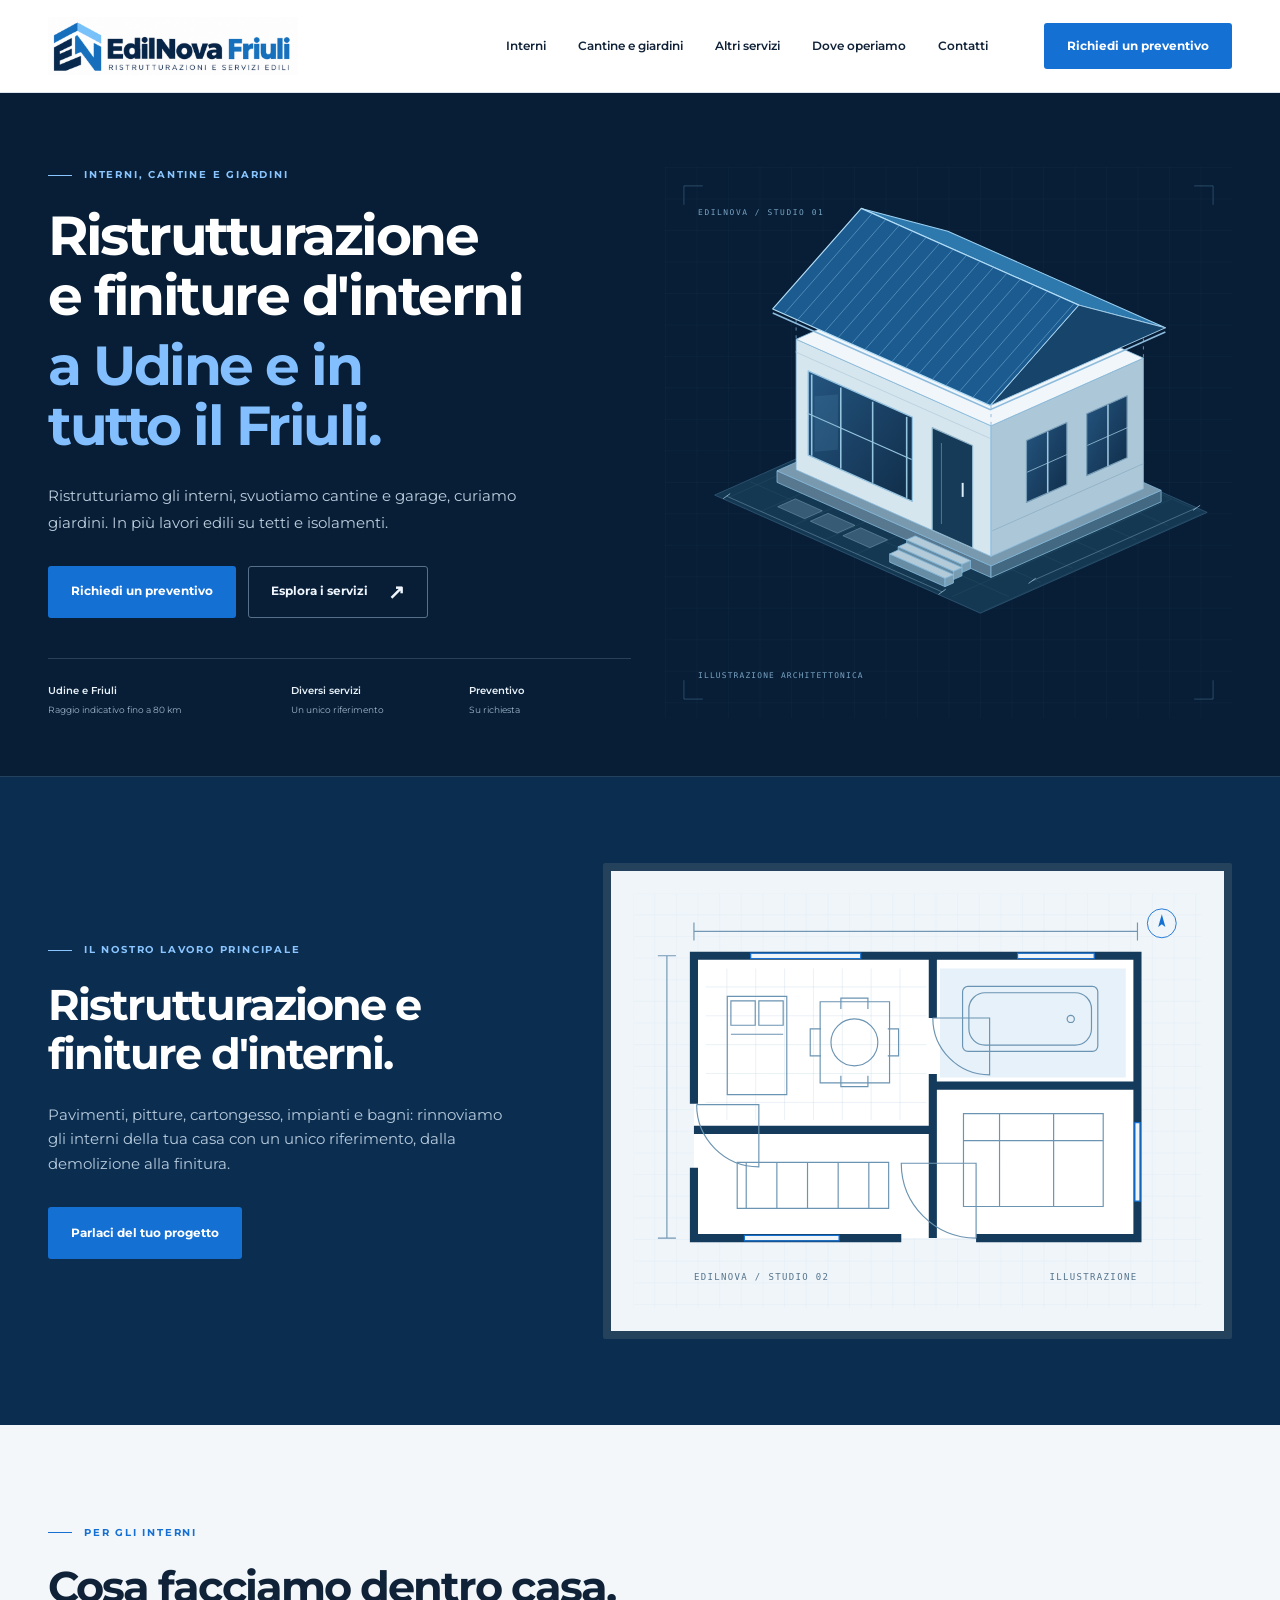
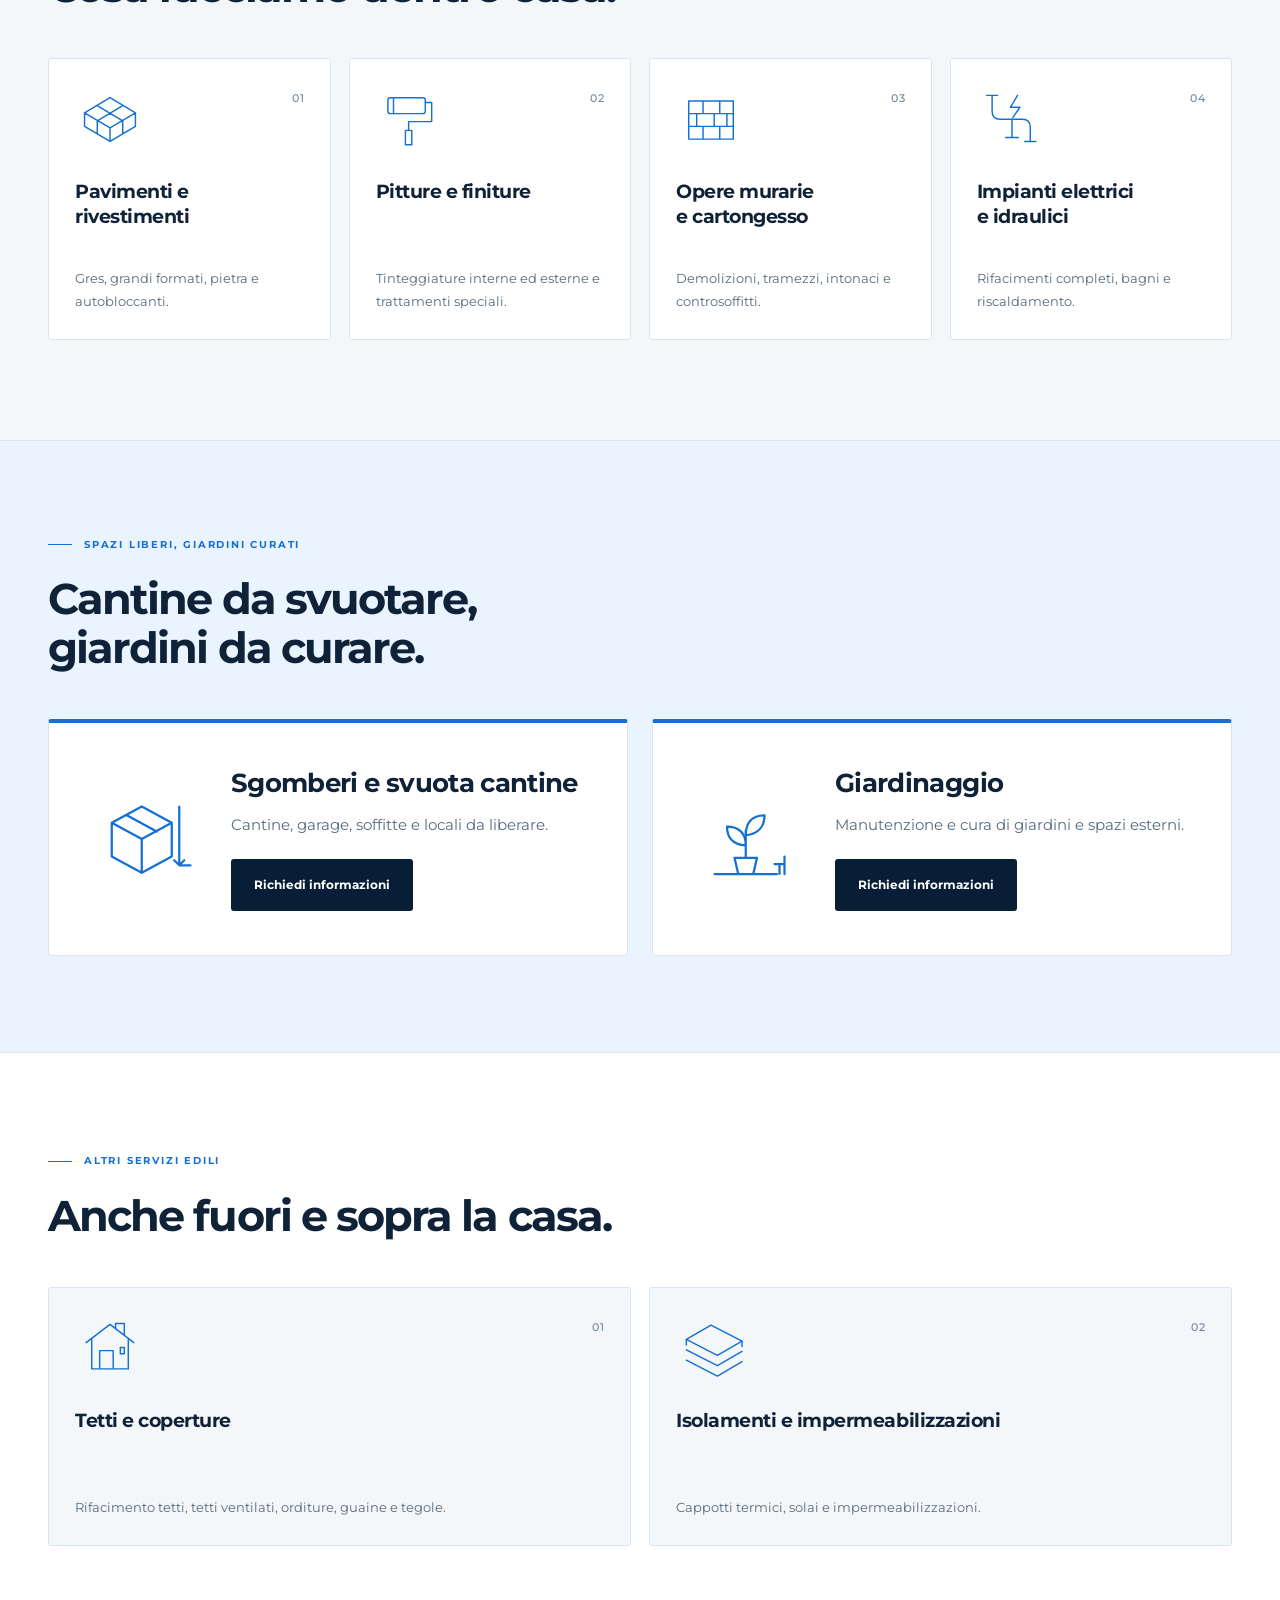
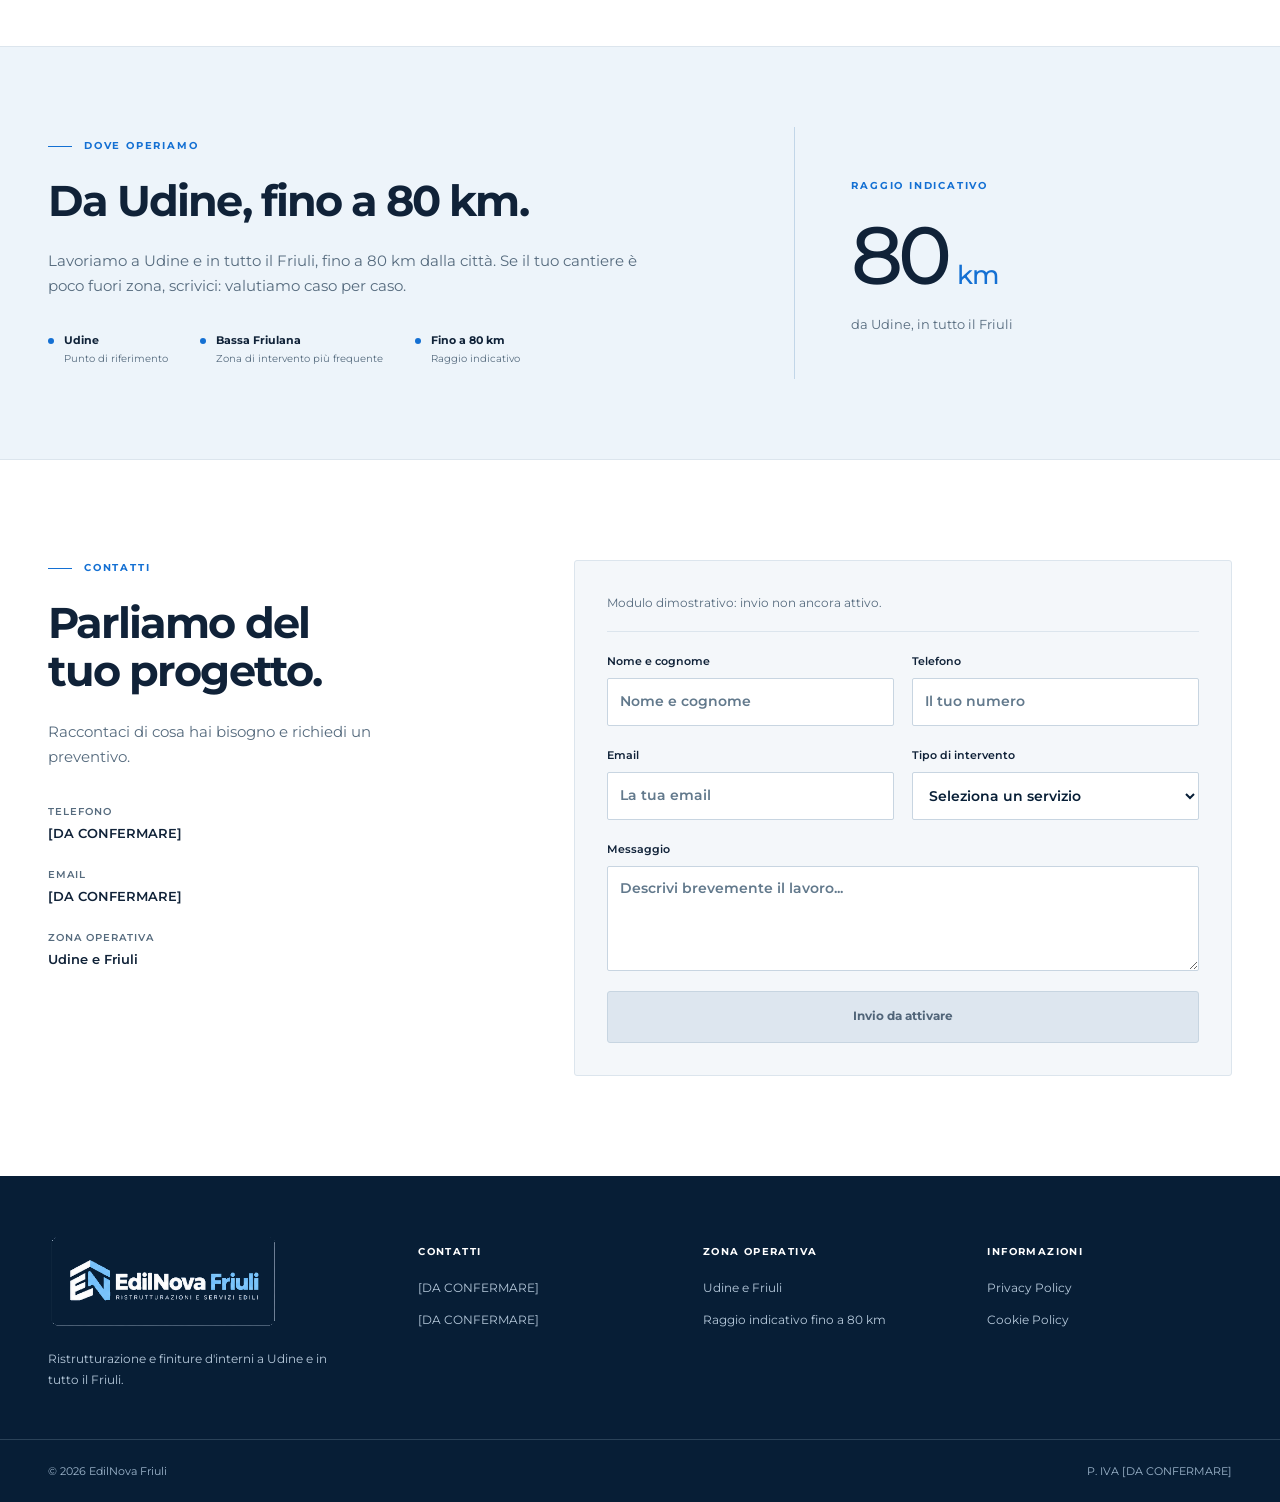
<file: index.html>
<!DOCTYPE html>
<html lang="it">
<head>
  <meta charset="UTF-8">
  <meta name="viewport" content="width=device-width, initial-scale=1.0">

  <title>EdilNova Friuli | Interni, svuota cantine e giardinaggio a Udine</title>

  <meta
    name="description"
    content="EdilNova Friuli - ristrutturazione e finiture d'interni a Udine e in tutto il Friuli. Anche lavori edili, sgomberi e giardinaggio."
  >

  <link rel="icon" href="assets/icons/favicon.svg" type="image/svg+xml">

  <meta property="og:type" content="website">
  <meta property="og:title" content="EdilNova Friuli | Ristrutturazione e finiture d'interni a Udine">
  <meta property="og:description" content="Ristrutturazione e finiture d'interni a Udine e in tutto il Friuli. Anche tetti, isolamenti, sgomberi e giardinaggio.">
  <meta property="og:image" content="assets/logo/logo-main.png">
  <meta name="twitter:card" content="summary_large_image">



  <link rel="preload" href="assets/fonts/montserrat-latin-variable.woff2" as="font" type="font/woff2" crossorigin>
  <link rel="stylesheet" href="css/style.css">
  <link rel="stylesheet" href="css/responsive.css">
</head>

<body>
<a class="skip-link" href="#top">Vai al contenuto</a>

<header class="site-header">

  <div class="container header-inner">

    <a class="brand" href="#top">
      <img src="assets/logo/logo-main.png" alt="EdilNova Friuli" width="780" height="180">
    </a>

    <nav class="desktop-nav" aria-label="Navigazione principale">
      <a href="#interni">Interni</a>
      <a href="#extra">Cantine e giardini</a>
      <a href="#altri-servizi">Altri servizi</a>
      <a href="#zona">Dove operiamo</a>
      <a href="#contatti">Contatti</a>
    </nav>

    <a href="#contatti" class="button button-header">
      Richiedi un preventivo
    </a>

    <button class="menu-toggle" type="button" aria-label="Apri menu" aria-expanded="false" aria-controls="mobile-menu">
      <span></span>
      <span></span>
      <span></span>
    </button>

  </div>

  <nav class="mobile-nav" id="mobile-menu" aria-label="Navigazione mobile" inert>
    <a href="#interni">Interni</a>
      <a href="#extra">Cantine e giardini</a>
      <a href="#altri-servizi">Altri servizi</a>
    <a href="#zona">Dove operiamo</a>
    <a href="#contatti">Contatti</a>
  </nav>

</header>


<main id="top">


<section class="hero">

  <div class="container hero-grid">

    <div class="hero-copy">

      <p class="eyebrow eyebrow-light">
        Interni, cantine e giardini
      </p>

      <h1>
        Ristrutturazione e finiture d'interni
        <span>a Udine e in tutto il Friuli.</span>
      </h1>

      <p class="hero-description">
        Ristrutturiamo gli interni, svuotiamo cantine e garage,
        curiamo giardini. In più lavori edili su tetti e isolamenti.
      </p>

      <div class="hero-actions">

        <a href="#contatti" class="button button-primary">
          Richiedi un preventivo
        </a>

        <a href="#interni" class="button button-outline">
          Esplora i servizi <span aria-hidden="true">↗</span>
        </a>

      </div>

      <div class="hero-info">

        <div class="info-item">
          <span class="info-icon">01</span>

          <div>
            <strong>Udine e Friuli</strong>
            <small>Raggio indicativo fino a 80 km</small>
          </div>
        </div>

        <div class="info-item">
          <span class="info-icon">02</span>

          <div>
            <strong>Diversi servizi</strong>
            <small>Un unico riferimento</small>
          </div>
        </div>

        <div class="info-item">
          <span class="info-icon">03</span>

          <div>
            <strong>Preventivo</strong>
            <small>Su richiesta</small>
          </div>
        </div>

      </div>

    </div>


    <div class="hero-image">
          <img src="assets/illustrations/architecture.svg"
               alt="Studio architettonico illustrato: copertura e struttura in assonometria" width="720" height="700" fetchpriority="high">
        </div>
      </div>

</section>


<section class="focus-section" id="interni">
  <div class="container focus-grid">
    <div class="focus-copy reveal">
      <p class="eyebrow eyebrow-light">
        Il nostro lavoro principale
      </p>
      <h2>
        Ristrutturazione e finiture d'interni.
      </h2>
      <p>
        Pavimenti, pitture, cartongesso, impianti e bagni:
        rinnoviamo gli interni della tua casa con un unico
        riferimento, dalla demolizione alla finitura.
      </p>
      <a href="#contatti" class="button button-primary">
        Parlaci del tuo progetto
      </a>
    </div>
    <div class="focus-image reveal">
      <img src="assets/illustrations/floor-plan.svg"
           alt="Pianta architettonica illustrativa, non riferita a un progetto realizzato" width="680" height="510" loading="lazy">
    </div>
  </div>
</section>


<section class="section services-section">
  <div class="container">
    <div class="section-heading reveal">
      <p class="eyebrow">Per gli interni</p>
      <h2>Cosa facciamo dentro casa.</h2>
    </div>
    <div class="services-grid">
      <article class="service-card reveal">
        <div class="service-image">
          <img src="assets/illustrations/service-06.svg" alt="" width="88" height="88" loading="lazy">
        </div>
        <div class="service-body">
          <span class="service-number">01</span>
          <h3>Pavimenti e rivestimenti</h3>
          <p>Gres, grandi formati, pietra e autobloccanti.</p>
        </div>
      </article>
      <article class="service-card reveal">
        <div class="service-image">
          <img src="assets/illustrations/service-05.svg" alt="" width="88" height="88" loading="lazy">
        </div>
        <div class="service-body">
          <span class="service-number">02</span>
          <h3>Pitture e finiture</h3>
          <p>Tinteggiature interne ed esterne e trattamenti speciali.</p>
        </div>
      </article>
      <article class="service-card reveal">
        <div class="service-image">
          <img src="assets/illustrations/service-02.svg" alt="" width="88" height="88" loading="lazy">
        </div>
        <div class="service-body">
          <span class="service-number">03</span>
          <h3>Opere murarie e cartongesso</h3>
          <p>Demolizioni, tramezzi, intonaci e controsoffitti.</p>
        </div>
      </article>
      <article class="service-card reveal">
        <div class="service-image">
          <img src="assets/illustrations/service-03.svg" alt="" width="88" height="88" loading="lazy">
        </div>
        <div class="service-body">
          <span class="service-number">04</span>
          <h3>Impianti elettrici e idraulici</h3>
          <p>Rifacimenti completi, bagni e riscaldamento.</p>
        </div>
      </article>
    </div>
  </div>
</section>


<section class="section extra-section" id="extra">
  <div class="container">
    <div class="section-heading reveal">
      <p class="eyebrow">Spazi liberi, giardini curati</p>
      <h2>Cantine da svuotare, giardini da curare.</h2>
    </div>
    <div class="extra-grid">
      <article class="extra-card reveal">
        <img src="assets/illustrations/service-07.svg" alt="" width="88" height="88" loading="lazy">
        <div>
          <h3>Sgomberi e svuota cantine</h3>
          <p>Cantine, garage, soffitte e locali da liberare.</p>
          <a href="#contatti" class="button button-dark">Richiedi informazioni</a>
        </div>
      </article>
      <article class="extra-card reveal">
        <img src="assets/illustrations/service-08.svg" alt="" width="88" height="88" loading="lazy">
        <div>
          <h3>Giardinaggio</h3>
          <p>Manutenzione e cura di giardini e spazi esterni.</p>
          <a href="#contatti" class="button button-dark">Richiedi informazioni</a>
        </div>
      </article>
    </div>
  </div>
</section>




<section class="section services-section services-secondary" id="altri-servizi">
  <div class="container">
    <div class="section-heading reveal">
      <p class="eyebrow">Altri servizi edili</p>
      <h2>Anche fuori e sopra la casa.</h2>
    </div>
    <div class="services-grid services-grid-2">
      <article class="service-card reveal">
        <div class="service-image">
          <img src="assets/illustrations/service-01.svg" alt="" width="88" height="88" loading="lazy">
        </div>
        <div class="service-body">
          <span class="service-number">01</span>
          <h3>Tetti e coperture</h3>
          <p>Rifacimento tetti, tetti ventilati, orditure, guaine e tegole.</p>
        </div>
      </article>
      <article class="service-card reveal">
        <div class="service-image">
          <img src="assets/illustrations/service-04.svg" alt="" width="88" height="88" loading="lazy">
        </div>
        <div class="service-body">
          <span class="service-number">02</span>
          <h3>Isolamenti e impermeabilizzazioni</h3>
          <p>Cappotti termici, solai e impermeabilizzazioni.</p>
        </div>
      </article>
    </div>
  </div>
</section>



<section class="service-area-section" id="zona">

  <div class="container service-area-grid">

    <div class="service-area-copy reveal">

      <p class="service-area-eyebrow">
        Dove operiamo
      </p>

      <h2>
        Da Udine, fino a 80 km.
      </h2>

      <p class="service-area-text">
        Lavoriamo a Udine e in tutto il Friuli, fino a 80 km dalla città.
        Se il tuo cantiere è poco fuori zona, scrivici: valutiamo caso per caso.
      </p>

      <div class="service-area-meta">

        <div class="service-area-item">
          <span class="service-area-dot"></span>

          <div>
            <strong>Udine</strong>
            <small>Punto di riferimento</small>
          </div>
        </div>

        <div class="service-area-item">
          <span class="service-area-dot"></span>

          <div>
            <strong>Bassa Friulana</strong>
            <small>Zona di intervento più frequente</small>
          </div>
        </div>

        <div class="service-area-item">
          <span class="service-area-radius-icon"></span>

          <div>
            <strong>Fino a 80 km</strong>
            <small>Raggio indicativo</small>
          </div>
        </div>

      </div>

    </div>


    <div class="service-area-visual reveal" aria-label="Raggio indicativo della zona operativa">



      <div class="service-area-badge">

        <span>Raggio indicativo</span>

        <strong>
          80
          <small>km</small>
        </strong>

        <p>da Udine, in tutto il Friuli</p>

      </div>

    </div>

  </div>

</section>



<section class="contact-section" id="contatti">

  <div class="container contact-grid">

    <div class="contact-info reveal">

      <p class="eyebrow eyebrow-light">
        Contatti
      </p>

      <h2>
        Parliamo del tuo progetto.
      </h2>

      <p class="contact-intro">
        Raccontaci di cosa hai bisogno
        e richiedi un preventivo.
      </p>

      <div class="contact-list">

        <div class="contact-pending">
          <span>Telefono</span>
          <strong>[DA CONFERMARE]</strong>
        </div>

        <div class="contact-pending">
          <span>Email</span>
          <strong>[DA CONFERMARE]</strong>
        </div>

        <div>
          <span>Zona operativa</span>
          <strong>Udine e Friuli</strong>
        </div>

      </div>

    </div>


    <form class="contact-form" aria-describedby="form-note">
      <p class="form-note" id="form-note">Modulo dimostrativo: invio non ancora attivo.</p>

      <div class="form-row">

        <label>
          Nome e cognome
          <input
            type="text" name="name" autocomplete="name"
            placeholder="Nome e cognome"
          >
        </label>

        <label>
          Telefono
          <input
            type="tel" name="phone" autocomplete="tel"
            placeholder="Il tuo numero"
          >
        </label>

      </div>


      <div class="form-row">

        <label>
          Email
          <input
            type="email" name="email" autocomplete="email"
            placeholder="La tua email"
          >
        </label>

        <label>

          Tipo di intervento

          <select name="service">
            <option>Seleziona un servizio</option>
            <option>Ristrutturazione e finiture d'interni</option>
            <option>Sgomberi e svuota cantine</option>
            <option>Giardinaggio</option>
            <option>Pavimenti e rivestimenti</option>
            <option>Pitture e finiture</option>
            <option>Opere murarie e cartongesso</option>
            <option>Impianti elettrici e idraulici</option>
            <option>Tetti e coperture</option>
            <option>Isolamenti e impermeabilizzazioni</option>
                      </select>

        </label>

      </div>


      <label>

        Messaggio

        <textarea
          rows="4" name="message"
          placeholder="Descrivi brevemente il lavoro..."
        ></textarea>

      </label>


      <button
        class="button button-primary form-submit"
        type="submit" disabled>
        Invio da attivare
      </button>

    </form>

  </div>

</section>

</main>


<footer class="site-footer">

  <div class="container footer-main">

    <div class="footer-brand">
      <img class="footer-logo" src="assets/logo/logo-negative-transparent.png" alt="EdilNova Friuli">
      <p class="footer-tagline">
        Ristrutturazione e finiture d'interni a Udine
        e in tutto il Friuli.
      </p>
    </div>

    <div class="footer-col">
      <span class="footer-label">Contatti</span>
      <div class="contact-pending">[DA CONFERMARE]</div>
      <div class="contact-pending">[DA CONFERMARE]</div>
    </div>

    <div class="footer-col">
      <span class="footer-label">Zona operativa</span>
      <span>Udine e Friuli</span>
      <span>Raggio indicativo fino a 80 km</span>
    </div>

    <div class="footer-col">
      <span class="footer-label">Informazioni</span>
      <a href="pages/privacy.html">Privacy Policy</a>
      <a href="pages/cookie.html">Cookie Policy</a>
    </div>

  </div>

  <div class="footer-bottom">
    <div class="container footer-bottom-inner">
      <span>&copy; <span id="footer-year">2026</span> EdilNova Friuli</span>
      <span>P. IVA [DA CONFERMARE]</span>
    </div>
  </div>

</footer>


<script src="js/main.js"></script>

</body>
</html>
</file>
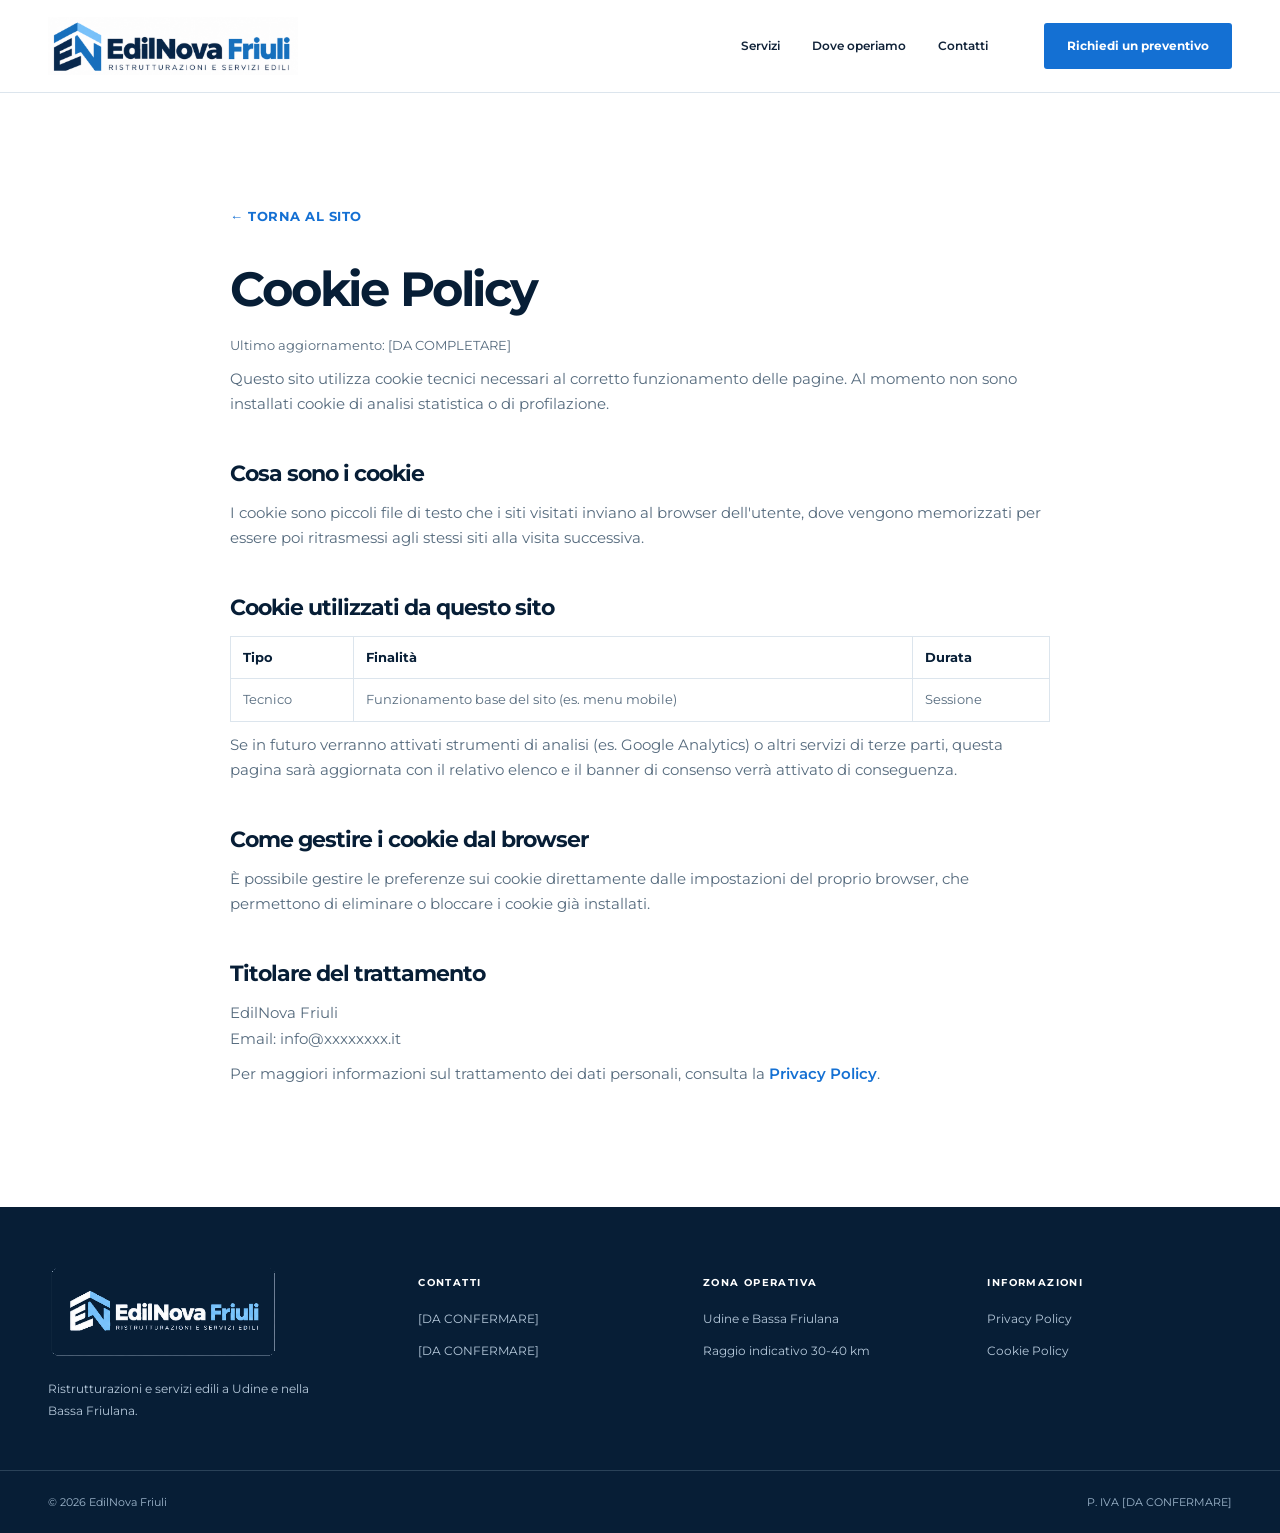
<file: pages/cookie.html>
<!DOCTYPE html>
<html lang="it">
<head>
  <meta charset="UTF-8">
  <meta name="viewport" content="width=device-width, initial-scale=1.0">

  <title>Cookie Policy | EdilNova Friuli</title>
  <meta name="description" content="Cookie Policy del sito EdilNova Friuli: quali cookie usiamo e come gestirli.">
  <meta name="robots" content="noindex">

  <link rel="icon" href="../assets/icons/favicon.svg" type="image/svg+xml">



  <link rel="preload" href="../assets/fonts/montserrat-latin-variable.woff2" as="font" type="font/woff2" crossorigin>
  <link rel="stylesheet" href="../css/style.css">
  <link rel="stylesheet" href="../css/responsive.css">

  <style>
    .legal-section { padding: 110px 0 120px; }
    .legal-section h1 { color: var(--navy); font-size: clamp(34px, 4vw, 48px); max-width: none; }
    .legal-section h2 { color: var(--navy); font-size: 22px; margin-top: 44px; margin-bottom: 14px; }
    .legal-section p, .legal-section li { color: var(--muted); font-size: 15px; line-height: 1.7; margin-top: 10px; }
    .legal-section ul { padding-left: 22px; }
    .legal-section table { width: 100%; margin-top: 16px; border-collapse: collapse; font-size: 13px; }
    .legal-section th, .legal-section td { text-align: left; padding: 10px 12px; border: 1px solid var(--border); color: var(--muted); }
    .legal-section th { color: var(--navy); font-weight: 700; }
    .legal-section .updated { margin-top: 18px; font-size: 13px; color: var(--muted); }
    .legal-section .back-link { display: inline-block; margin-bottom: 36px; color: var(--blue); font-weight: 700; font-size: 13px; text-transform: uppercase; letter-spacing: .5px; }
  </style>
</head>

<body>

<header class="site-header">
  <div class="container header-inner">
    <a class="brand" href="../index.html#top">
      <img src="../assets/logo/logo-main.png" alt="EdilNova Friuli">
    </a>
    <nav class="desktop-nav">
      <a href="../index.html#servizi">Servizi</a>
      <a href="../index.html#zona">Dove operiamo</a>
      <a href="../index.html#contatti">Contatti</a>
    </nav>
    <a href="../index.html#contatti" class="button button-header">Richiedi un preventivo</a>
  </div>
</header>

<main>
<section class="section legal-section">
  <div class="container" style="max-width: 820px;">

    <a class="back-link" href="../index.html">&larr; Torna al sito</a>

    <h1>Cookie Policy</h1>
    <p class="updated">Ultimo aggiornamento: [DA COMPLETARE]</p>

    <p>
      Questo sito utilizza cookie tecnici necessari al corretto funzionamento delle pagine.
      Al momento non sono installati cookie di analisi statistica o di profilazione.
    </p>

    <h2>Cosa sono i cookie</h2>
    <p>I cookie sono piccoli file di testo che i siti visitati inviano al browser dell'utente, dove vengono memorizzati per essere poi ritrasmessi agli stessi siti alla visita successiva.</p>

    <h2>Cookie utilizzati da questo sito</h2>
    <table>
      <tr><th>Tipo</th><th>Finalità</th><th>Durata</th></tr>
      <tr><td>Tecnico</td><td>Funzionamento base del sito (es. menu mobile)</td><td>Sessione</td></tr>
    </table>
    <p>Se in futuro verranno attivati strumenti di analisi (es. Google Analytics) o altri servizi di terze parti, questa pagina sarà aggiornata con il relativo elenco e il banner di consenso verrà attivato di conseguenza.</p>

    <h2>Come gestire i cookie dal browser</h2>
    <p>È possibile gestire le preferenze sui cookie direttamente dalle impostazioni del proprio browser, che permettono di eliminare o bloccare i cookie già installati.</p>

    <h2>Titolare del trattamento</h2>
    <p>
      EdilNova Friuli<br>
      Email: info@xxxxxxxx.it
    </p>

    <p>Per maggiori informazioni sul trattamento dei dati personali, consulta la <a href="privacy.html" style="color: var(--blue); font-weight: 600;">Privacy Policy</a>.</p>

  </div>
</section>
</main>

<footer class="site-footer">

  <div class="container footer-main">

    <div class="footer-brand">
      <img class="footer-logo" src="../assets/logo/logo-negative-transparent.png" alt="EdilNova Friuli">
      <p class="footer-tagline">
        Ristrutturazioni e servizi edili a Udine
        e nella Bassa Friulana.
      </p>
    </div>

    <div class="footer-col">
      <span class="footer-label">Contatti</span>
      <span>[DA CONFERMARE]</span>
      <span>[DA CONFERMARE]</span>
    </div>

    <div class="footer-col">
      <span class="footer-label">Zona operativa</span>
      <span>Udine e Bassa Friulana</span>
      <span>Raggio indicativo 30-40 km</span>
    </div>

    <div class="footer-col">
      <span class="footer-label">Informazioni</span>
      <a href="privacy.html">Privacy Policy</a>
      <a href="cookie.html">Cookie Policy</a>
    </div>

  </div>

  <div class="footer-bottom">
    <div class="container footer-bottom-inner">
      <span>&copy; <span id="footer-year">2026</span> EdilNova Friuli</span>
      <span>P. IVA [DA CONFERMARE]</span>
    </div>
  </div>

</footer>

<script src="../js/main.js"></script>

</body>
</html>
</file>
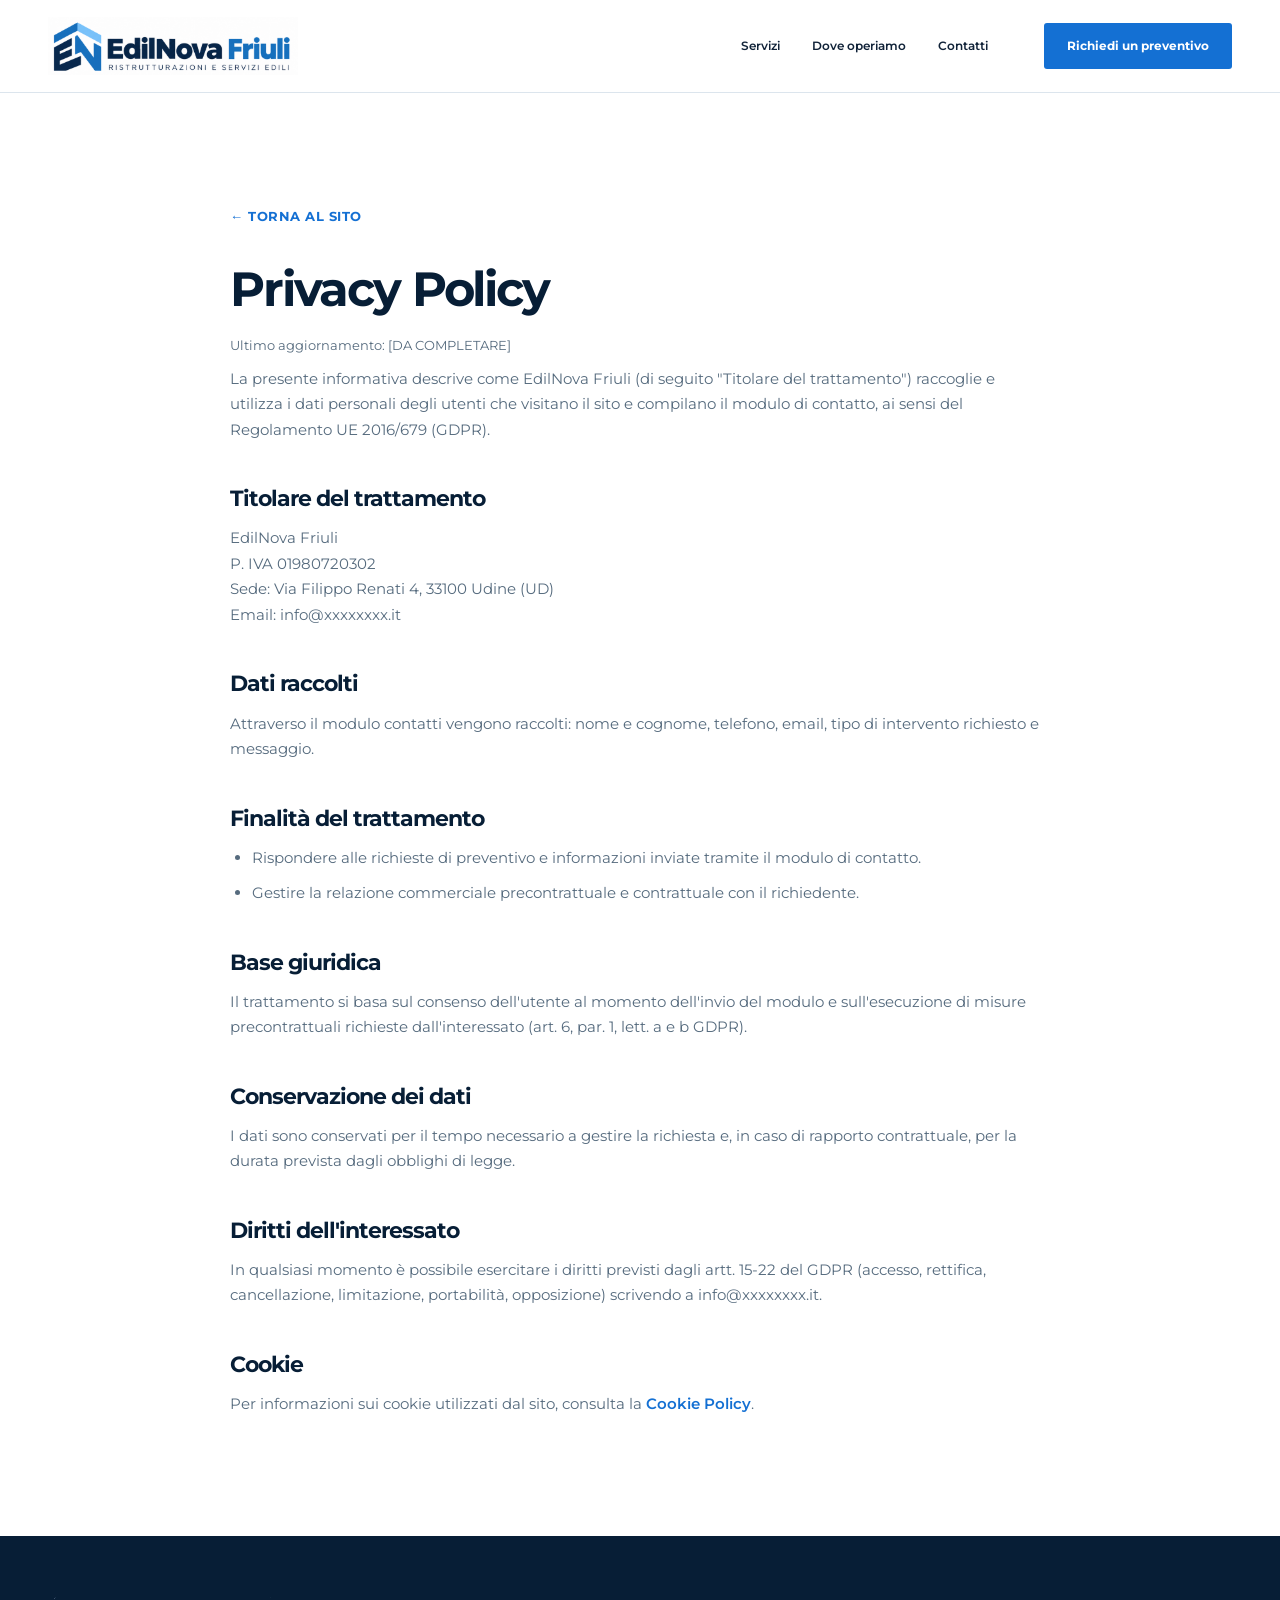
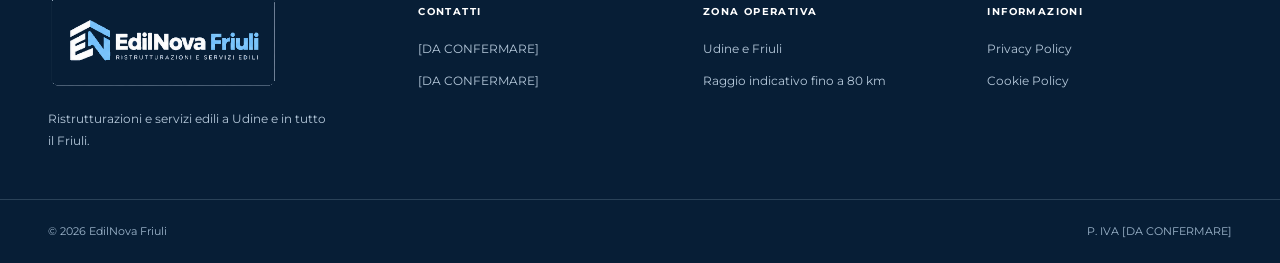
<file: pages/privacy.html>
<!DOCTYPE html>
<html lang="it">
<head>
  <meta charset="UTF-8">
  <meta name="viewport" content="width=device-width, initial-scale=1.0">

  <title>Privacy Policy | EdilNova Friuli</title>
  <meta name="description" content="Informativa sulla privacy di EdilNova Friuli ai sensi del GDPR (Regolamento UE 2016/679).">
  <meta name="robots" content="noindex">

  <link rel="icon" href="../assets/icons/favicon.svg" type="image/svg+xml">



  <link rel="preload" href="../assets/fonts/montserrat-latin-variable.woff2" as="font" type="font/woff2" crossorigin>
  <link rel="stylesheet" href="../css/style.css">
  <link rel="stylesheet" href="../css/responsive.css">

  <style>
    .legal-section { padding: 110px 0 120px; }
    .legal-section h1 { color: var(--navy); font-size: clamp(34px, 4vw, 48px); max-width: none; }
    .legal-section h2 { color: var(--navy); font-size: 22px; margin-top: 44px; margin-bottom: 14px; }
    .legal-section p, .legal-section li { color: var(--muted); font-size: 15px; line-height: 1.7; margin-top: 10px; }
    .legal-section ul { padding-left: 22px; }
    .legal-section .updated { margin-top: 18px; font-size: 13px; color: var(--muted); }
    .legal-section .back-link { display: inline-block; margin-bottom: 36px; color: var(--blue); font-weight: 700; font-size: 13px; text-transform: uppercase; letter-spacing: .5px; }
  </style>
</head>

<body>

<header class="site-header">
  <div class="container header-inner">
    <a class="brand" href="../index.html#top">
      <img src="../assets/logo/logo-main.png" alt="EdilNova Friuli">
    </a>
    <nav class="desktop-nav">
      <a href="../index.html#servizi">Servizi</a>
      <a href="../index.html#zona">Dove operiamo</a>
      <a href="../index.html#contatti">Contatti</a>
    </nav>
    <a href="../index.html#contatti" class="button button-header">Richiedi un preventivo</a>
  </div>
</header>

<main>
<section class="section legal-section">
  <div class="container" style="max-width: 820px;">

    <a class="back-link" href="../index.html">&larr; Torna al sito</a>

    <h1>Privacy Policy</h1>
    <p class="updated">Ultimo aggiornamento: [DA COMPLETARE]</p>

    <p>
      La presente informativa descrive come EdilNova Friuli (di seguito "Titolare del trattamento")
      raccoglie e utilizza i dati personali degli utenti che visitano il sito e compilano il modulo
      di contatto, ai sensi del Regolamento UE 2016/679 (GDPR).
    </p>

    <h2>Titolare del trattamento</h2>
    <p>
      EdilNova Friuli<br>
      P. IVA 01980720302<br>
      Sede: Via Filippo Renati 4, 33100 Udine (UD)<br>
      Email: info@xxxxxxxx.it
    </p>

    <h2>Dati raccolti</h2>
    <p>Attraverso il modulo contatti vengono raccolti: nome e cognome, telefono, email, tipo di intervento richiesto e messaggio.</p>

    <h2>Finalità del trattamento</h2>
    <ul>
      <li>Rispondere alle richieste di preventivo e informazioni inviate tramite il modulo di contatto.</li>
      <li>Gestire la relazione commerciale precontrattuale e contrattuale con il richiedente.</li>
    </ul>

    <h2>Base giuridica</h2>
    <p>Il trattamento si basa sul consenso dell'utente al momento dell'invio del modulo e sull'esecuzione di misure precontrattuali richieste dall'interessato (art. 6, par. 1, lett. a e b GDPR).</p>

    <h2>Conservazione dei dati</h2>
    <p>I dati sono conservati per il tempo necessario a gestire la richiesta e, in caso di rapporto contrattuale, per la durata prevista dagli obblighi di legge.</p>

    <h2>Diritti dell'interessato</h2>
    <p>
      In qualsiasi momento è possibile esercitare i diritti previsti dagli artt. 15-22 del GDPR
      (accesso, rettifica, cancellazione, limitazione, portabilità, opposizione) scrivendo a
      info@xxxxxxxx.it.
    </p>

    <h2>Cookie</h2>
    <p>Per informazioni sui cookie utilizzati dal sito, consulta la <a href="cookie.html" style="color: var(--blue); font-weight: 600;">Cookie Policy</a>.</p>

  </div>
</section>
</main>

<footer class="site-footer">

  <div class="container footer-main">

    <div class="footer-brand">
      <img class="footer-logo" src="../assets/logo/logo-negative-transparent.png" alt="EdilNova Friuli">
      <p class="footer-tagline">
        Ristrutturazioni e servizi edili a Udine
        e in tutto il Friuli.
      </p>
    </div>

    <div class="footer-col">
      <span class="footer-label">Contatti</span>
      <span>[DA CONFERMARE]</span>
      <span>[DA CONFERMARE]</span>
    </div>

    <div class="footer-col">
      <span class="footer-label">Zona operativa</span>
      <span>Udine e Friuli</span>
      <span>Raggio indicativo fino a 80 km</span>
    </div>

    <div class="footer-col">
      <span class="footer-label">Informazioni</span>
      <a href="privacy.html">Privacy Policy</a>
      <a href="cookie.html">Cookie Policy</a>
    </div>

  </div>

  <div class="footer-bottom">
    <div class="container footer-bottom-inner">
      <span>&copy; <span id="footer-year">2026</span> EdilNova Friuli</span>
      <span>P. IVA [DA CONFERMARE]</span>
    </div>
  </div>

</footer>

<script src="../js/main.js"></script>

</body>
</html>
</file>
<file: css/style.css>
@font-face {
  font-family: "Montserrat";
  font-style: normal;
  font-weight: 100 900;
  font-display: swap;
  src: url("../assets/fonts/montserrat-latin-variable.woff2") format("woff2");
}
:root {
  --navy: #071e36;
  --navy-2: #0b2d50;
  --blue: #1470d3;
  --blue-light: #eaf4ff;
  --white: #fff;
  --surface: #f4f7fa;
  --text: #102238;
  --muted: #566b7e;
  --border: #dce5ed;
  --container: 1320px;
}
* { box-sizing: border-box; margin: 0; padding: 0; }
html { scroll-behavior: smooth; scroll-padding-top: 100px; }
body { font-family: "Montserrat", Arial, sans-serif; color: var(--text); background: var(--white); line-height: 1.65; }
img { display: block; max-width: 100%; height: auto; }
a { color: inherit; text-decoration: none; }
button, input, select, textarea { font: inherit; }
button, select { cursor: pointer; }
button:disabled { cursor: not-allowed; }
:focus-visible { outline: 3px solid #398dec; outline-offset: 5px; }
::selection { color: white; background: var(--blue); }
.container { width: calc(100% - 96px); max-width: var(--container); margin-inline: auto; }
.section { padding-block: 100px; }
.skip-link { position: fixed; top: 12px; left: 12px; padding: 10px 20px; background: white; color: var(--navy); z-index: 2000; transform: translateY(-160%); }
.skip-link:focus { transform: none; }
h1, h2, h3 { font-weight: 700; letter-spacing: -.045em; text-wrap: balance; }
h1 { color: white; font-size: clamp(44px, 4.3vw, 66px); line-height: 1.09; }
h1 span { display: block; margin-top: 10px; color: #83bfff; }
h2 { font-size: clamp(32px, 3.35vw, 48px); line-height: 1.14; }
h3 { font-size: 19px; line-height: 1.3; letter-spacing: -.025em; }
.eyebrow, .service-area-eyebrow { display: flex; align-items: center; gap: 12px; margin-bottom: 22px; color: var(--blue); font-size: 10px; font-weight: 700; letter-spacing: 1.8px; text-transform: uppercase; }
.eyebrow::before, .service-area-eyebrow::before { content: ""; flex: 0 0 24px; height: 1px; background: currentColor; }
.eyebrow-light { color: #8ac5ff; }
.button { min-height: 52px; padding: 14px 22px; display: inline-flex; gap: 20px; justify-content: center; align-items: center; border: 1px solid transparent; border-radius: 3px; font-size: 12px; font-weight: 700; line-height: 1.4; transition: background .2s, border-color .2s; }
.button-primary, .button-header { background: var(--blue); color: white; }
.button-primary:hover, .button-header:hover { background: #0c5eb9; }
.button-dark { background: var(--navy); color: white; }
.button-dark:hover { background: #123c63; }
.button-outline { color: #eff6ff; border-color: #58718a; background: transparent; }
.button-outline:hover { background: #193b59; border-color: #b8d5ed; }
.button span[aria-hidden] { font-size: 20px; line-height: 1; }

/* Navigation: one shared definition, with responsive changes in responsive.css. */
.site-header { position: sticky; top: 0; z-index: 100; background: #fff; border-bottom: 1px solid var(--border); }
.header-inner { min-height: 92px; display: flex; align-items: center; gap: 32px; }
.brand { display: block; width: 250px; flex-shrink: 0; }
.brand img { width: 100%; height: auto; }
.desktop-nav { display: flex; gap: 32px; margin-left: auto; }
.desktop-nav a { font-size: 12px; font-weight: 600; padding-block: 16px; }
.desktop-nav a:hover { color: var(--blue); }
.button-header { margin-left: 24px; min-height: 46px; }
.menu-toggle, .mobile-nav { display: none; }

/* Hero: original vector drawing sits directly on the architectural canvas. */
.hero { background: var(--navy); color: white; }
.hero-grid { display: grid; grid-template-columns: 1.03fr 1fr; align-items: center; gap: 34px; padding-block: 64px 48px; }
.hero-copy { min-width: 0; padding-block: 10px; }
.hero-description { max-width: 510px; margin-top: 26px; color: #bdcedd; font-size: 15px; line-height: 1.8; }
.hero-actions { display: flex; flex-wrap: wrap; gap: 12px; margin-top: 30px; }
.hero-info { display: grid; grid-template-columns: 1.4fr 1fr 1fr; gap: 16px; margin-top: 40px; padding-top: 24px; border-top: 1px solid #284158; }
.info-icon { display: none; }
.info-item strong { display: block; color: #eaf3fa; font-size: 10px; font-weight: 600; }
.info-item small { display: block; margin-top: 4px; color: #9db4c8; font-size: 9px; }
.hero-image { min-width: 0; }
.hero-image img { width: 100%; height: auto; }

/* Services: interni (4 cards), altri servizi edili (2 cards), extra (2 blocchi). */
.services-section { background: var(--surface); }
.section-heading { max-width: 720px; margin-bottom: 46px; }
.services-grid { display: grid; grid-template-columns: repeat(8, minmax(0, 1fr)); gap: 18px; }
.service-card { position: relative; grid-column: span 2; padding: 26px; background: white; border: 1px solid var(--border); border-radius: 3px; transition: border-color .2s, box-shadow .2s; }
.services-grid.services-grid-2 { grid-template-columns: repeat(2, minmax(0, 1fr)); }
.services-grid-2 .service-card { grid-column: auto; }
.services-secondary { background: white; }
.services-secondary .service-card { background: var(--surface); }
.service-card:hover { border-color: #87b8e5; box-shadow: 0 8px 22px #092d5010; }
.service-image { margin-bottom: 25px; }
.service-image img { width: 70px; height: 70px; }
.service-number { position: absolute; right: 25px; top: 30px; color: #70859a; font-size: 11px; font-weight: 500; letter-spacing: 1px; }
.service-card h3 { min-height: 3.9em; }
.service-card h3 br { display: none; }
.service-card p { margin-top: 13px; color: var(--muted); font-size: 13px; line-height: 1.75; }

/* Architectural plan: illustrative, not a claimed client project. */
.focus-section { background: var(--navy-2); border-top: 1px solid #24425c; padding-block: 86px; }
.focus-grid { display: grid; grid-template-columns: .85fr 1.15fr; gap: 90px; align-items: center; }
.focus-copy h2 { color: white; }
.focus-copy p:not(.eyebrow) { color: #b7cbdd; margin-top: 24px; font-size: 15px; }
.focus-copy .button { margin-top: 30px; }
.focus-image { border: 8px solid #24425c; border-radius: 2px; }
.focus-image img { width: 100%; height: auto; }

.extra-section { background: var(--blue-light); padding-block: 96px; border-block: 1px solid var(--border); }
.extra-grid { display: grid; grid-template-columns: repeat(2, minmax(0, 1fr)); gap: 24px; }
.extra-card { display: flex; gap: 28px; align-items: center; padding: 44px; background: white; border: 1px solid var(--border); border-top: 4px solid var(--blue); border-radius: 3px; }
.extra-card img { flex: 0 0 110px; width: 110px; height: 110px; }
.extra-card h3 { font-size: 26px; }
.extra-card p { margin-top: 12px; color: var(--muted); font-size: 15px; }
.extra-card .button { margin-top: 22px; }

/* Coverage is informational typography, never a fabricated geographical map. */
.service-area-section { background: #edf4fa; padding-block: 80px; border-block: 1px solid var(--border); }
.service-area-grid { display: grid; grid-template-columns: 1.2fr .8fr; gap: 90px; align-items: center; }
.service-area-text { margin-top: 24px; max-width: 590px; color: var(--muted); font-size: 15px; }
.service-area-meta { display: flex; flex-wrap: wrap; gap: 18px 32px; margin-top: 32px; }
.service-area-item { display: flex; align-items: baseline; gap: 10px; }
.service-area-dot, .service-area-radius-icon { width: 6px; height: 6px; flex: 0 0 6px; border-radius: 50%; background: var(--blue); }
.service-area-item strong { display: block; font-size: 11px; }
.service-area-item small { display: block; margin-top: 2px; color: var(--muted); font-size: 10px; }
.service-area-visual { padding: 44px 0 44px 56px; border-left: 1px solid #c2d6e8; }
.service-area-badge > span { color: var(--blue); font-size: 10px; font-weight: 700; letter-spacing: 1.8px; text-transform: uppercase; }
.service-area-badge strong { display: flex; flex-wrap: wrap; align-items: baseline; gap: 10px; margin-block: 18px; font-weight: 500; font-size: clamp(60px, 6.3vw, 90px); line-height: 1; letter-spacing: -.065em; white-space: nowrap; }
.service-area-badge strong small { color: var(--blue); font-size: 26px; letter-spacing: -.03em; }
.service-area-badge p { max-width: 250px; color: var(--muted); font-size: 13px; }

/* Contacts retain the pending integration state, visibly and without fake links. */
.contact-section { padding-block: 100px; background: white; }
.contact-grid { display: grid; grid-template-columns: .8fr 1.2fr; gap: 88px; }
.contact-info .eyebrow-light { color: var(--blue); }
.contact-intro { max-width: 340px; margin-top: 24px; color: var(--muted); font-size: 15px; }
.contact-list { display: grid; gap: 22px; margin-top: 34px; }
.contact-list span { display: block; font-size: 10px; font-weight: 600; text-transform: uppercase; letter-spacing: 1px; color: var(--muted); }
.contact-list strong { display: block; margin-top: 3px; font-size: 13px; font-weight: 600; }
.contact-form { background: var(--surface); padding: 32px; border: 1px solid var(--border); border-radius: 3px; min-width: 0; }
.form-note { padding-bottom: 18px; margin-bottom: 20px; border-bottom: 1px solid var(--border); color: var(--muted); font-size: 12px; }
.form-row { display: grid; grid-template-columns: 1fr 1fr; gap: 18px; }
.contact-form label { display: flex; flex-direction: column; min-width: 0; margin-bottom: 20px; font-size: 11px; font-weight: 600; }
.contact-form input, .contact-form select, .contact-form textarea { width: 100%; min-width: 0; min-height: 48px; margin-top: 8px; padding: 12px; border: 1px solid #c8d5e1; border-radius: 2px; background: white; color: var(--navy); font-size: 14px; line-height: 1.4; }
.contact-form input::placeholder, .contact-form textarea::placeholder { color: #62798c; }
.contact-form textarea { resize: vertical; }
.form-submit { width: 100%; }
.form-submit:disabled { background: #dde6ef; color: #516579; border-color: #c7d5e1; }

/* Footer uses the supplied brand asset without filters or reconstruction. */
.site-footer { background: var(--navy); color: #b6c9db; }
.footer-main { display: grid; grid-template-columns: 1.35fr 1fr 1fr 1fr; gap: 40px; padding-block: 60px 48px; }
.footer-logo { width: 230px; height: auto; }
.footer-tagline { max-width: 280px; margin-top: 22px; font-size: 12px; line-height: 1.8; }
.footer-col { display: flex; flex-direction: column; gap: 12px; padding-top: 8px; font-size: 12px; }
.footer-col .footer-label { margin-bottom: 6px; color: white; font-size: 10px; font-weight: 700; letter-spacing: 1.4px; text-transform: uppercase; }
.footer-col a:hover { color: white; text-decoration: underline; }
.footer-bottom { border-top: 1px solid #2a4258; }
.footer-bottom-inner { display: flex; justify-content: space-between; gap: 16px; padding-block: 22px; font-size: 11px; color: #9eb6cc; }

@media (prefers-reduced-motion: no-preference) {
  .js .reveal { opacity: 0; transform: translateY(14px); transition: opacity .45s ease, transform .45s ease; }
  .js .reveal.is-visible { opacity: 1; transform: none; }
}
@media (prefers-reduced-motion: reduce) {
  html { scroll-behavior: auto; }
  *, *::before, *::after { transition: none; }
}
</file>
<file: css/responsive.css>
@media (max-width: 1150px) {
  .container { width: calc(100% - 64px); }
  .brand { width: 218px; }
  .header-inner { gap: 24px; }
  .desktop-nav { gap: 22px; }
  .button-header { margin-left: 0; padding-inline: 16px; }
  .hero-grid { gap: 20px; }
  h1 { font-size: clamp(40px, 4.5vw, 56px); }
  .hero-info { grid-template-columns: 1fr 1fr; }
  .info-item:last-child { display: none; }
  .service-card { padding: 22px; }
  .service-card h3 { font-size: 17px; }
  .focus-grid, .contact-grid, .service-area-grid { gap: 48px; }
  .footer-main { gap: 28px; }
}
@media (max-width: 960px) {
  .header-inner { min-height: 78px; }
  .desktop-nav, .button-header { display: none; }
  .menu-toggle { display: flex; width: 44px; height: 44px; flex: 0 0 44px; margin-left: auto; flex-direction: column; justify-content: center; align-items: center; gap: 5px; background: transparent; border: 1px solid var(--border); border-radius: 3px; }
  .menu-toggle span { width: 19px; height: 2px; background: var(--navy); transition: transform .2s, opacity .2s; }
  .menu-toggle[aria-expanded="true"] span:first-child { transform: translateY(7px) rotate(45deg); }
  .menu-toggle[aria-expanded="true"] span:nth-child(2) { opacity: 0; }
  .menu-toggle[aria-expanded="true"] span:last-child { transform: translateY(-7px) rotate(-45deg); }
  .mobile-nav.is-open { display: flex; flex-direction: column; padding: 6px 32px 18px; border-top: 1px solid var(--border); }
  .mobile-nav a { padding-block: 14px; font-size: 14px; font-weight: 600; border-bottom: 1px solid var(--border); }
  .hero-grid { grid-template-columns: 1.05fr 1fr; padding-block: 48px; gap: 12px; }
  h1 { font-size: 39px; }
  .hero-description { font-size: 14px; }
  .hero-actions { flex-direction: column; align-items: flex-start; }
  .hero-info { grid-template-columns: 1fr; margin-top: 26px; padding-top: 18px; }
  .info-item:nth-child(2) { display: none; }
  .section { padding-block: 76px; }
  .services-grid { grid-template-columns: repeat(4, minmax(0, 1fr)); }
  .service-card { grid-column: span 2; }
  .service-card h3 { font-size: 20px; min-height: 2.6em; }
  .focus-grid { gap: 36px; grid-template-columns: 1fr 1fr; }
  .service-area-visual { padding-left: 32px; }
  .service-area-badge strong { font-size: 64px; }
  .contact-grid { grid-template-columns: .75fr 1.25fr; gap: 32px; }
  .form-row { grid-template-columns: 1fr; gap: 0; }
  .footer-main { grid-template-columns: 1.4fr 1fr; gap: 30px 48px; }
}
@media (max-width: 700px) {
  html { scroll-padding-top: 82px; }
  .container { width: calc(100% - 40px); }
  .header-inner { min-height: 72px; gap: 16px; }
  .brand { width: min(220px, calc(100% - 64px)); }
  .mobile-nav.is-open { padding-inline: 20px; }
  .hero-grid { grid-template-columns: 1fr; padding-block: 42px 20px; gap: 24px; }
  .hero-copy { padding: 0; }
  h1 { font-size: clamp(35px, 8.8vw, 51px); max-width: 570px; }
  h1 span { margin-top: 6px; }
  h2 { font-size: clamp(30px, 7.2vw, 40px); }
  .eyebrow, .service-area-eyebrow { margin-bottom: 18px; font-size: 9px; letter-spacing: 1.4px; gap: 10px; }
  .hero-description { margin-top: 22px; font-size: 14px; }
  .hero-actions { flex-direction: row; align-items: stretch; margin-top: 26px; gap: 10px; }
  .hero-actions .button { padding-inline: 15px; font-size: 11px; }
  .hero-info { grid-template-columns: 1.3fr 1fr; gap: 12px; margin-top: 26px; }
  .info-item:nth-child(2) { display: block; }
  .hero-image { max-width: 510px; width: 100%; margin-inline: auto; }
  .section { padding-block: 64px; }
  .section-heading { margin-bottom: 30px; }
  .section-heading h2 br { display: none; }
  .services-grid, .services-grid.services-grid-2 { display: grid; grid-template-columns: 1fr; gap: 12px; }
  .extra-grid { grid-template-columns: 1fr; }
  .extra-section { padding-block: 64px; }
  .extra-card { padding: 26px 20px; gap: 18px; }
  .extra-card img { flex-basis: 72px; width: 72px; height: 72px; }
  .service-card { grid-column: auto; display: grid; grid-template-columns: 56px 1fr; align-items: start; gap: 16px; padding: 22px 18px; }
  .service-image { margin: 0; }
  .service-image img { width: 56px; height: 56px; }
  .service-body { min-width: 0; }
  .service-number { position: static; display: block; margin-bottom: 7px; font-size: 10px; }
  .service-card h3 { min-height: 0; font-size: 18px; text-wrap: initial; }
  .service-card p { margin-top: 10px; font-size: 12px; }
  .focus-section { padding-block: 64px; }
  .focus-grid { grid-template-columns: 1fr; gap: 36px; }
  .focus-copy p:not(.eyebrow) { font-size: 14px; }
  .focus-image { border-width: 5px; }
  .service-area-section { padding-block: 64px; }
  .service-area-grid { grid-template-columns: 1fr; gap: 32px; }
  .service-area-text { font-size: 14px; }
  .service-area-meta { gap: 20px; }
  .service-area-visual { padding: 28px 0 0; border-left: 0; border-top: 1px solid #c2d6e8; }
  .service-area-badge strong { font-size: 78px; }
  .service-area-badge p { max-width: none; }
  .contact-section { padding-block: 64px; }
  .contact-grid { grid-template-columns: 1fr; gap: 32px; }
  .contact-form { padding: 24px 20px; }
  .contact-form input, .contact-form select, .contact-form textarea { font-size: 16px; }
  .footer-main { grid-template-columns: 1fr 1fr; gap: 28px 20px; padding-block: 42px 36px; }
  .footer-brand { grid-column: 1 / -1; }
  .footer-logo { width: 220px; }
  .footer-col { font-size: 11px; }
  .footer-bottom-inner { flex-direction: column; gap: 6px; font-size: 10px; }
  .legal-section { padding-block: 64px; }
}
@media (max-width: 374px) {
  .hero-actions { flex-direction: column; }
  .hero-actions .button { width: 100%; }
  .service-card { grid-template-columns: 44px 1fr; gap: 12px; padding-inline: 14px; }
  .service-image img { width: 44px; height: 44px; }
}
</file>
